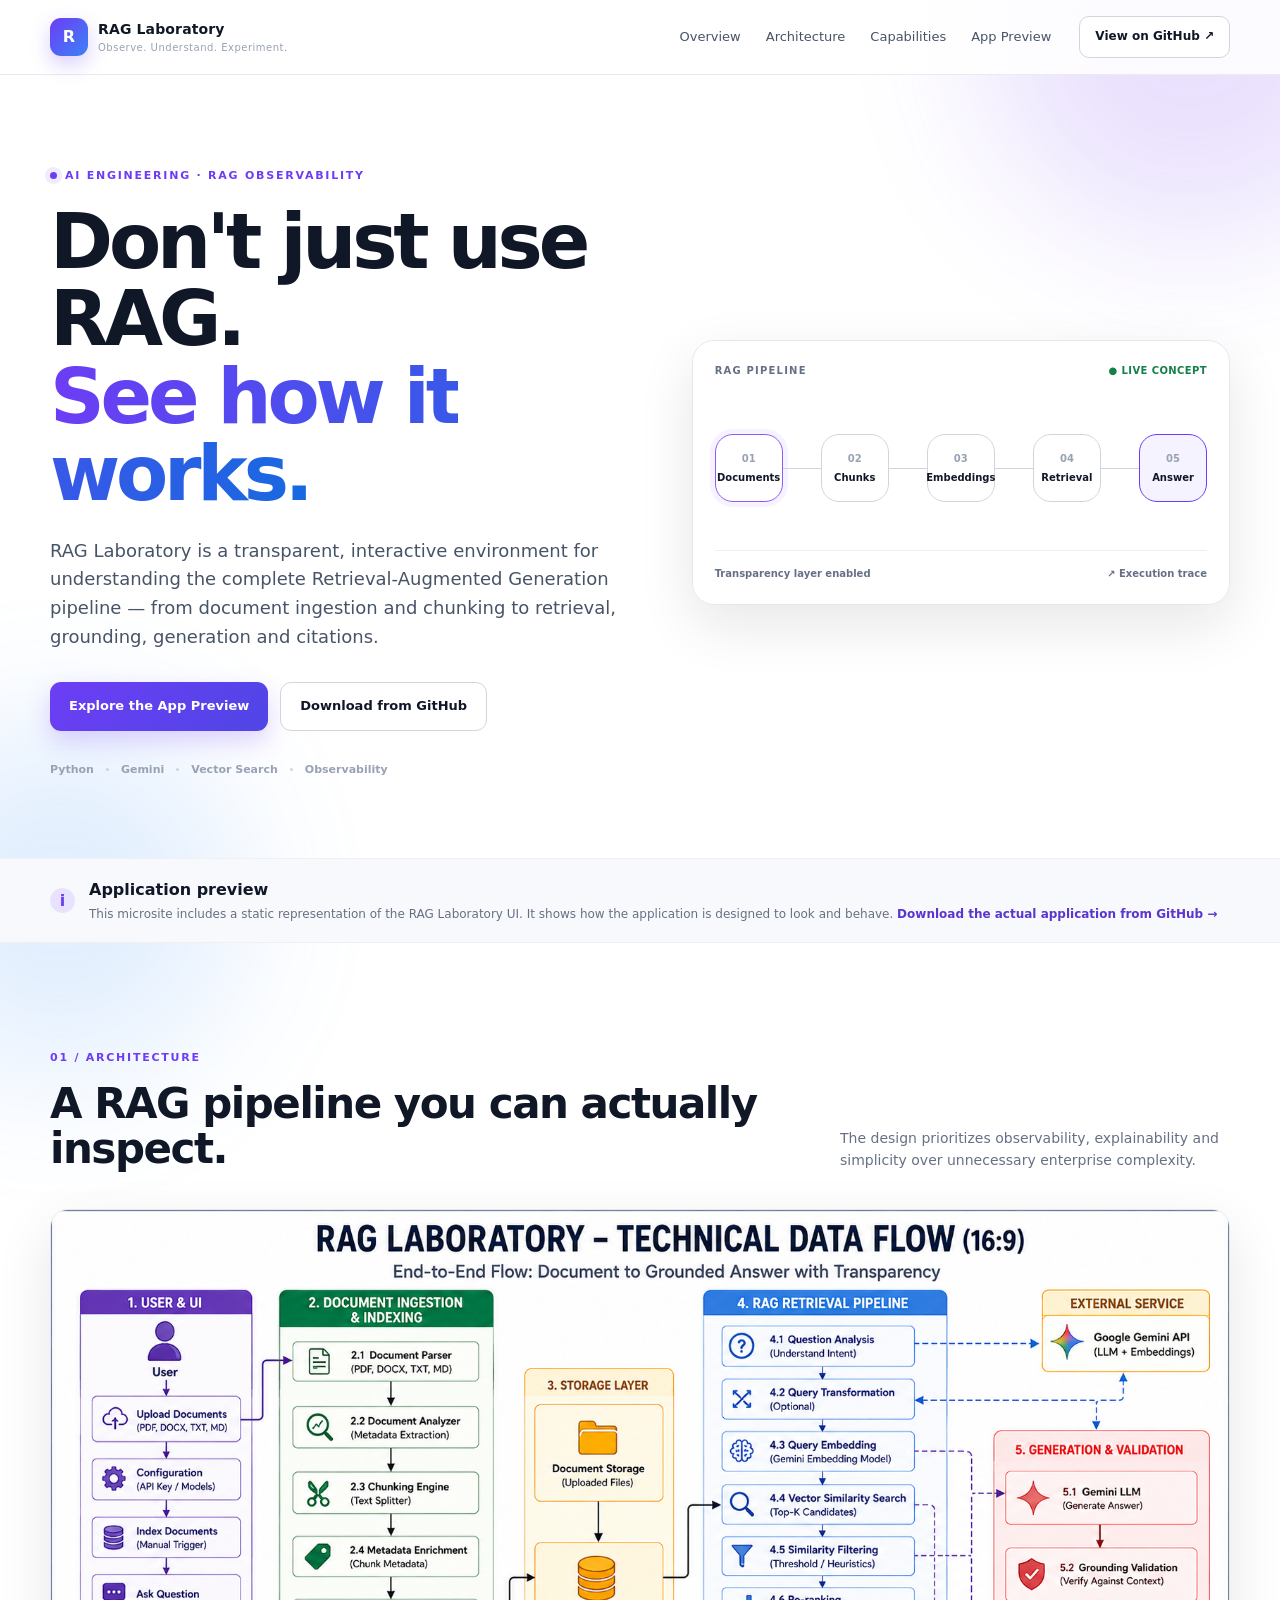
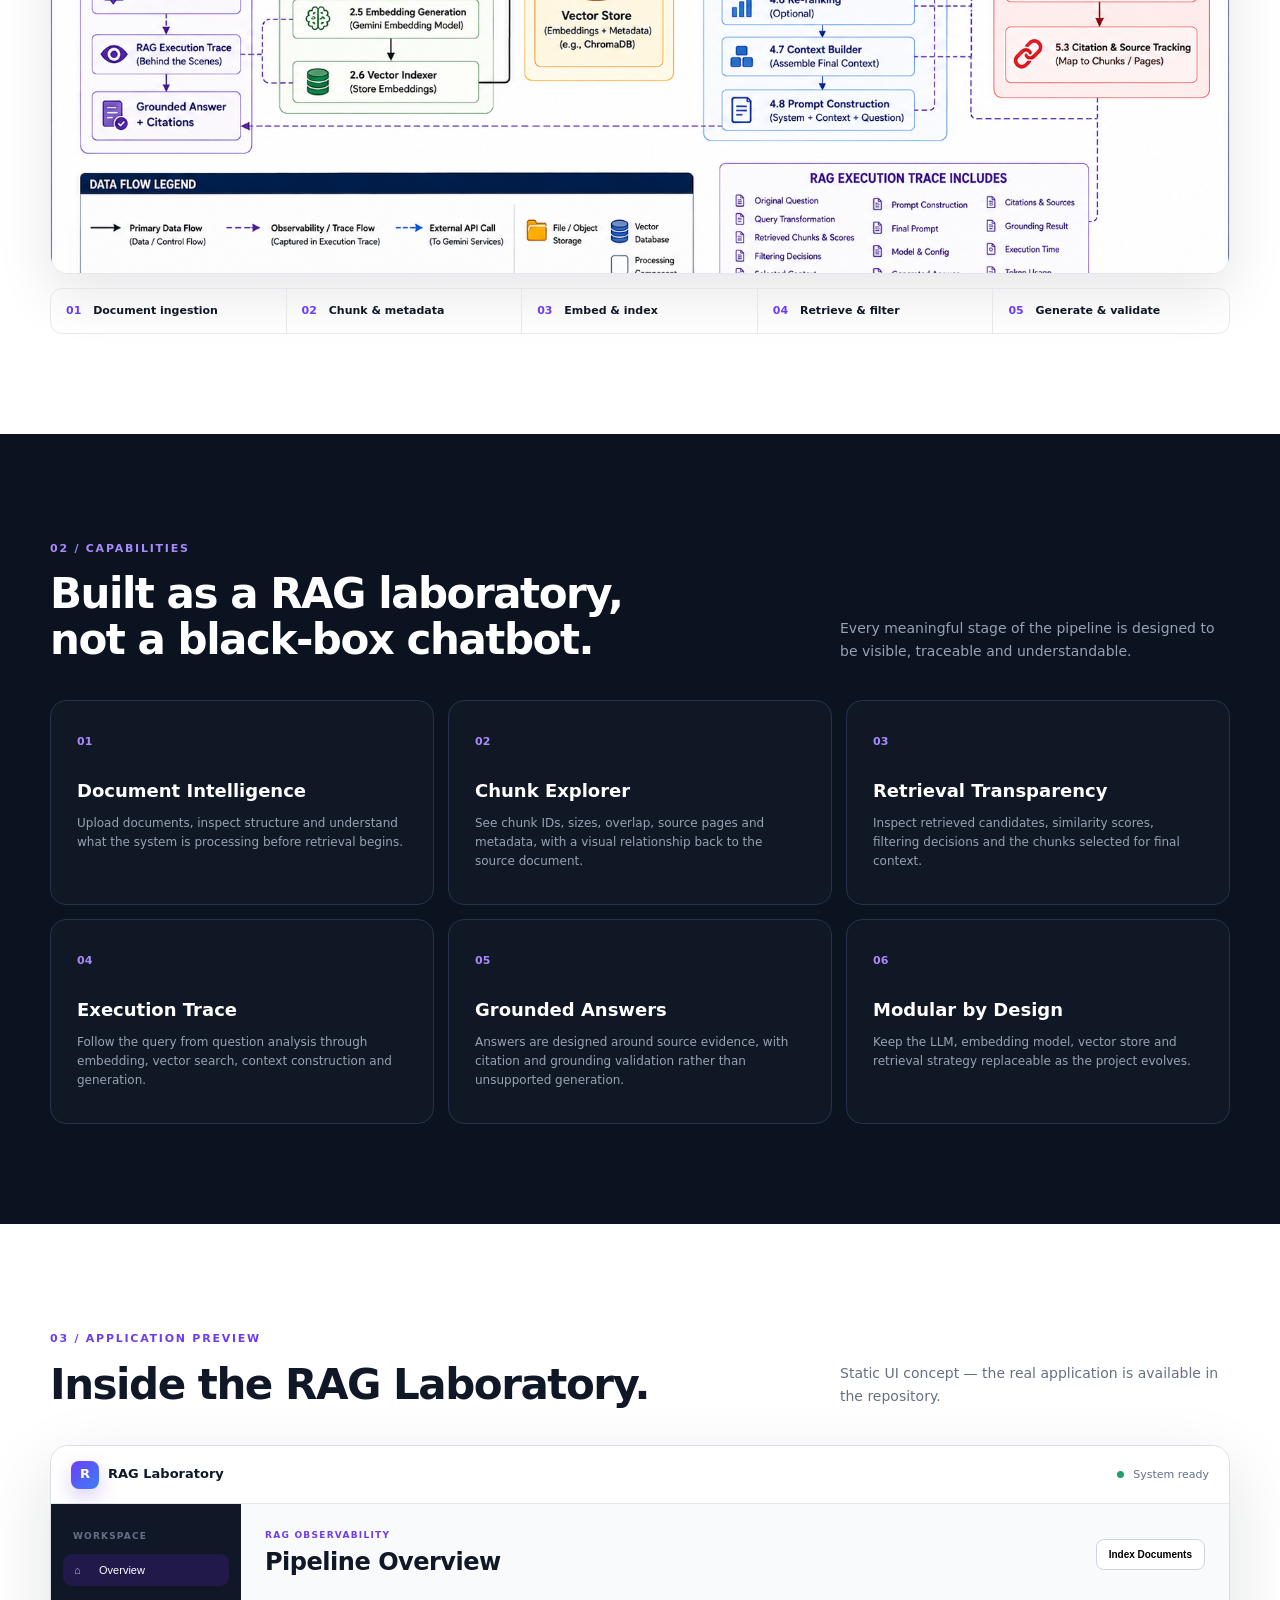
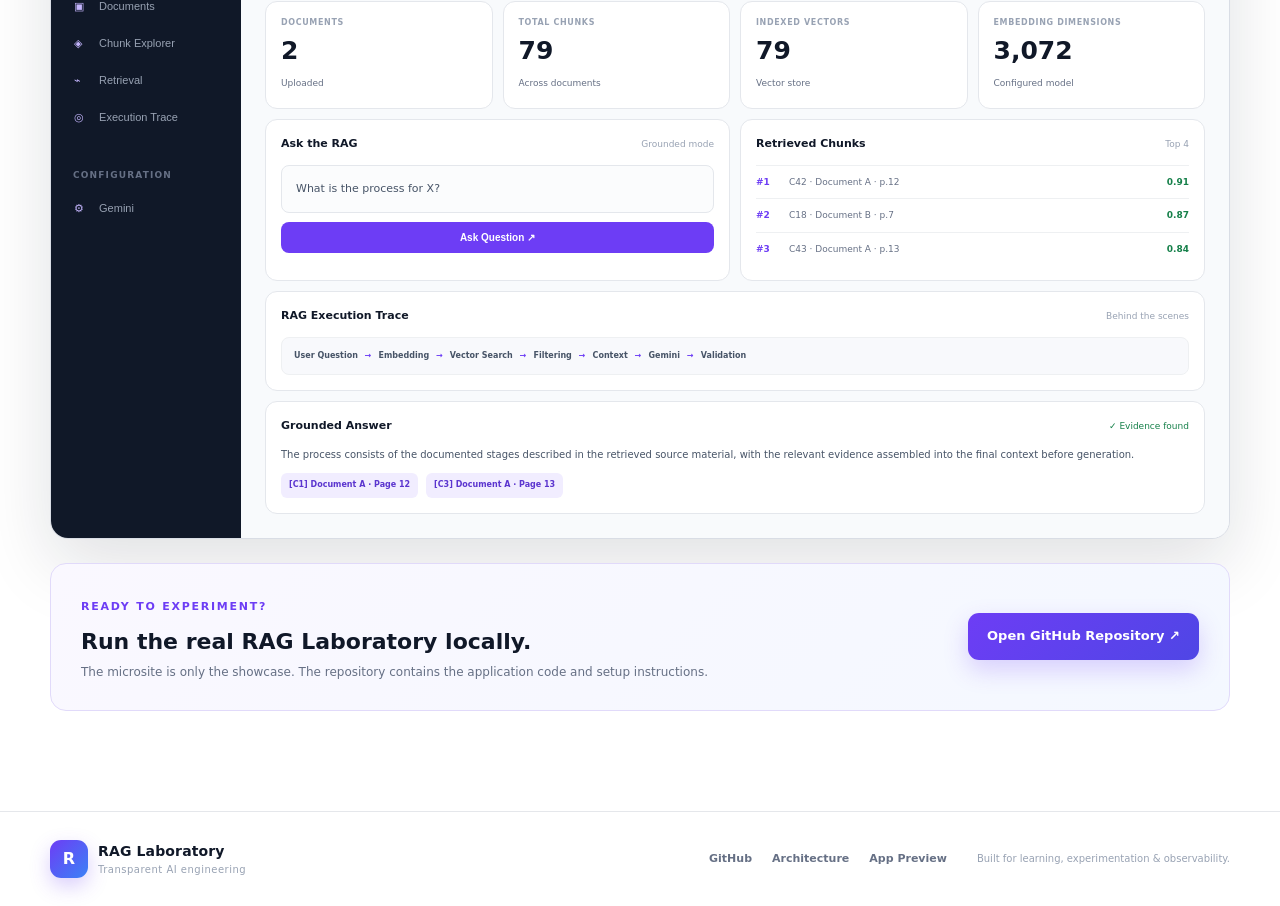
<file: data/docs/index.html>
<!DOCTYPE html>
<html lang="en">
<head>
  <meta charset="UTF-8" />
  <meta name="viewport" content="width=device-width, initial-scale=1.0" />
  <meta name="description" content="RAG Laboratory — a transparent, observable Retrieval-Augmented Generation learning and experimentation environment." />
  <title>RAG Laboratory | Transparent RAG, Explained</title>
  <link rel="stylesheet" href="styles.css" />
</head>
<body>
  <div class="ambient ambient-a"></div>
  <div class="ambient ambient-b"></div>

  <header class="site-header">
    <div class="container nav-wrap">
      <a class="brand" href="#overview" aria-label="RAG Laboratory home">
        <span class="brand-mark">R</span>
        <span>
          <strong>RAG Laboratory</strong>
          <small>Observe. Understand. Experiment.</small>
        </span>
      </a>
      <nav class="nav">
        <a href="#overview">Overview</a>
        <a href="#architecture">Architecture</a>
        <a href="#capabilities">Capabilities</a>
        <a href="#preview">App Preview</a>
      </nav>
      <a class="nav-cta" href="https://github.com/amibhals/rag_lab" target="_blank" rel="noopener">View on GitHub ↗</a>
    </div>
  </header>

  <main>
    <section id="overview" class="hero">
      <div class="container hero-grid">
        <div class="hero-copy">
          <div class="eyebrow"><span></span> AI Engineering · RAG Observability</div>
          <h1>Don't just use RAG.<br /><em>See how it works.</em></h1>
          <p class="hero-lead">
            RAG Laboratory is a transparent, interactive environment for understanding the complete
            Retrieval-Augmented Generation pipeline — from document ingestion and chunking to retrieval,
            grounding, generation and citations.
          </p>
          <div class="hero-actions">
            <a class="button primary" href="#preview">Explore the App Preview</a>
            <a class="button secondary" href="https://github.com/amibhals/rag_lab" target="_blank" rel="noopener">Download from GitHub</a>
          </div>
          <div class="hero-meta">
            <span>Python</span><i></i><span>Gemini</span><i></i><span>Vector Search</span><i></i><span>Observability</span>
          </div>
        </div>

        <div class="hero-card">
          <div class="card-topline">
            <span>RAG PIPELINE</span><span class="live-dot">● LIVE CONCEPT</span>
          </div>
          <div class="pipeline">
            <div class="pipe-node active"><b>01</b><span>Documents</span></div>
            <div class="pipe-line"></div>
            <div class="pipe-node"><b>02</b><span>Chunks</span></div>
            <div class="pipe-line"></div>
            <div class="pipe-node"><b>03</b><span>Embeddings</span></div>
            <div class="pipe-line"></div>
            <div class="pipe-node"><b>04</b><span>Retrieval</span></div>
            <div class="pipe-line"></div>
            <div class="pipe-node final"><b>05</b><span>Answer</span></div>
          </div>
          <div class="hero-card-footer">
            <span>Transparency layer enabled</span>
            <span>↗ Execution trace</span>
          </div>
        </div>
      </div>
    </section>

    <section class="notice">
      <div class="container notice-inner">
        <span class="notice-icon">i</span>
        <div>
          <strong>Application preview</strong>
          <p>This microsite includes a static representation of the RAG Laboratory UI. It shows how the application is designed to look and behave. <a href="https://github.com/amibhals/rag_lab" target="_blank" rel="noopener">Download the actual application from GitHub →</a></p>
        </div>
      </div>
    </section>

    <section class="section" id="architecture">
      <div class="container">
        <div class="section-heading">
          <div>
            <span class="section-kicker">01 / ARCHITECTURE</span>
            <h2>A RAG pipeline you can actually inspect.</h2>
          </div>
          <p>The design prioritizes observability, explainability and simplicity over unnecessary enterprise complexity.</p>
        </div>

        <div class="architecture-image">
          <img src="assets/technical-data-flow.png" alt="RAG Laboratory technical data flow architecture" />
        </div>

        <div class="flow-strip">
          <div><span>01</span> Document ingestion</div>
          <div><span>02</span> Chunk & metadata</div>
          <div><span>03</span> Embed & index</div>
          <div><span>04</span> Retrieve & filter</div>
          <div><span>05</span> Generate & validate</div>
        </div>
      </div>
    </section>

    <section class="section dark-section" id="capabilities">
      <div class="container">
        <div class="section-heading light">
          <div>
            <span class="section-kicker">02 / CAPABILITIES</span>
            <h2>Built as a RAG laboratory,<br />not a black-box chatbot.</h2>
          </div>
          <p>Every meaningful stage of the pipeline is designed to be visible, traceable and understandable.</p>
        </div>

        <div class="cap-grid">
          <article class="cap-card">
            <span class="cap-number">01</span>
            <h3>Document Intelligence</h3>
            <p>Upload documents, inspect structure and understand what the system is processing before retrieval begins.</p>
          </article>
          <article class="cap-card">
            <span class="cap-number">02</span>
            <h3>Chunk Explorer</h3>
            <p>See chunk IDs, sizes, overlap, source pages and metadata, with a visual relationship back to the source document.</p>
          </article>
          <article class="cap-card">
            <span class="cap-number">03</span>
            <h3>Retrieval Transparency</h3>
            <p>Inspect retrieved candidates, similarity scores, filtering decisions and the chunks selected for final context.</p>
          </article>
          <article class="cap-card">
            <span class="cap-number">04</span>
            <h3>Execution Trace</h3>
            <p>Follow the query from question analysis through embedding, vector search, context construction and generation.</p>
          </article>
          <article class="cap-card">
            <span class="cap-number">05</span>
            <h3>Grounded Answers</h3>
            <p>Answers are designed around source evidence, with citation and grounding validation rather than unsupported generation.</p>
          </article>
          <article class="cap-card">
            <span class="cap-number">06</span>
            <h3>Modular by Design</h3>
            <p>Keep the LLM, embedding model, vector store and retrieval strategy replaceable as the project evolves.</p>
          </article>
        </div>
      </div>
    </section>

    <section class="section" id="preview">
      <div class="container">
        <div class="section-heading">
          <div>
            <span class="section-kicker">03 / APPLICATION PREVIEW</span>
            <h2>Inside the RAG Laboratory.</h2>
          </div>
          <p>Static UI concept — the real application is available in the repository.</p>
        </div>

        <div class="app-shell">
          <div class="app-topbar">
            <div class="app-brand"><span class="brand-mark mini">R</span><strong>RAG Laboratory</strong></div>
            <div class="app-status"><span></span> System ready</div>
          </div>

          <div class="app-body">
            <aside class="app-sidebar">
              <div class="side-label">WORKSPACE</div>
              <button class="side-item selected"><span>⌂</span> Overview</button>
              <button class="side-item"><span>▣</span> Documents</button>
              <button class="side-item"><span>◈</span> Chunk Explorer</button>
              <button class="side-item"><span>⌁</span> Retrieval</button>
              <button class="side-item"><span>◎</span> Execution Trace</button>
              <div class="side-label lower">CONFIGURATION</div>
              <button class="side-item"><span>⚙</span> Gemini</button>
            </aside>

            <div class="app-main">
              <div class="app-title-row">
                <div>
                  <div class="app-kicker">RAG OBSERVABILITY</div>
                  <h3>Pipeline Overview</h3>
                </div>
                <button class="ghost-btn">Index Documents</button>
              </div>

              <div class="stat-grid">
                <div class="stat-card"><small>DOCUMENTS</small><strong>2</strong><span>Uploaded</span></div>
                <div class="stat-card"><small>TOTAL CHUNKS</small><strong>79</strong><span>Across documents</span></div>
                <div class="stat-card"><small>INDEXED VECTORS</small><strong>79</strong><span>Vector store</span></div>
                <div class="stat-card"><small>EMBEDDING DIMENSIONS</small><strong>3,072</strong><span>Configured model</span></div>
              </div>

              <div class="app-grid">
                <div class="panel">
                  <div class="panel-head"><strong>Ask the RAG</strong><span>Grounded mode</span></div>
                  <div class="question-box">What is the process for X?</div>
                  <button class="ask-btn">Ask Question ↗</button>
                </div>
                <div class="panel">
                  <div class="panel-head"><strong>Retrieved Chunks</strong><span>Top 4</span></div>
                  <div class="retrieval-row"><b>#1</b><span>C42 · Document A · p.12</span><strong>0.91</strong></div>
                  <div class="retrieval-row"><b>#2</b><span>C18 · Document B · p.7</span><strong>0.87</strong></div>
                  <div class="retrieval-row"><b>#3</b><span>C43 · Document A · p.13</span><strong>0.84</strong></div>
                </div>
              </div>

              <div class="panel trace-panel">
                <div class="panel-head"><strong>RAG Execution Trace</strong><span>Behind the scenes</span></div>
                <div class="trace-flow">
                  <span>User Question</span><i>→</i><span>Embedding</span><i>→</i><span>Vector Search</span><i>→</i><span>Filtering</span><i>→</i><span>Context</span><i>→</i><span>Gemini</span><i>→</i><span>Validation</span>
                </div>
              </div>

              <div class="panel answer-panel">
                <div class="panel-head"><strong>Grounded Answer</strong><span class="success">✓ Evidence found</span></div>
                <p>The process consists of the documented stages described in the retrieved source material, with the relevant evidence assembled into the final context before generation.</p>
                <div class="sources"><span>[C1] Document A · Page 12</span><span>[C3] Document A · Page 13</span></div>
              </div>
            </div>
          </div>
        </div>

        <div class="download-banner">
          <div>
            <span class="section-kicker">READY TO EXPERIMENT?</span>
            <h3>Run the real RAG Laboratory locally.</h3>
            <p>The microsite is only the showcase. The repository contains the application code and setup instructions.</p>
          </div>
          <a class="button primary" href="https://github.com/amibhals/rag_lab" target="_blank" rel="noopener">Open GitHub Repository ↗</a>
        </div>
      </div>
    </section>
  </main>

  <footer>
    <div class="container footer-inner">
      <div class="brand">
        <span class="brand-mark">R</span>
        <span><strong>RAG Laboratory</strong><small>Transparent AI engineering</small></span>
      </div>
      <div class="footer-links">
        <a href="https://github.com/amibhals/rag_lab" target="_blank" rel="noopener">GitHub</a>
        <a href="#architecture">Architecture</a>
        <a href="#preview">App Preview</a>
      </div>
      <span class="copyright">Built for learning, experimentation & observability.</span>
    </div>
  </footer>
</body>
</html>
</file>
<file: data/docs/styles.css>
:root{
  --ink:#101828;
  --muted:#667085;
  --line:#e5e7eb;
  --soft:#f8fafc;
  --purple:#6d3df5;
  --purple-2:#8b5cf6;
  --green:#14804a;
  --blue:#1769e0;
  --red:#d04444;
  --gold:#b7791f;
  --dark:#0b1220;
  --dark-2:#111a2d;
  --white:#fff;
  --shadow:0 20px 55px rgba(16,24,40,.10);
}
*{box-sizing:border-box}
html{scroll-behavior:smooth}
body{margin:0;font-family:Inter,ui-sans-serif,system-ui,-apple-system,BlinkMacSystemFont,"Segoe UI",sans-serif;color:var(--ink);background:#fff;line-height:1.6}
a{color:inherit;text-decoration:none}
.container{width:min(1180px,calc(100% - 40px));margin:0 auto}
.ambient{position:fixed;z-index:-1;filter:blur(70px);opacity:.18;pointer-events:none;border-radius:50%}
.ambient-a{width:420px;height:420px;background:#8b5cf6;top:-180px;right:-120px}
.ambient-b{width:360px;height:360px;background:#60a5fa;bottom:-180px;left:-120px}
.site-header{position:sticky;top:0;z-index:20;background:rgba(255,255,255,.86);backdrop-filter:blur(18px);border-bottom:1px solid rgba(229,231,235,.8)}
.nav-wrap{height:74px;display:flex;align-items:center;gap:28px}
.brand{display:flex;align-items:center;gap:10px;min-width:max-content}
.brand-mark{display:grid;place-items:center;width:38px;height:38px;border-radius:11px;background:linear-gradient(135deg,#6d3df5,#3b82f6);color:#fff;font-weight:900;box-shadow:0 8px 20px rgba(109,61,245,.25)}
.brand-mark.mini{width:28px;height:28px;border-radius:8px;font-size:13px}
.brand strong{display:block;font-size:14px;letter-spacing:.01em}
.brand small{display:block;color:#98a2b3;font-size:10px;letter-spacing:.05em}
.nav{display:flex;gap:25px;margin-left:auto}
.nav a{font-size:13px;color:#475467}
.nav a:hover{color:var(--ink)}
.nav-cta{padding:10px 15px;border:1px solid #d0d5dd;border-radius:10px;font-size:12px;font-weight:700;background:#fff}
.hero{padding:92px 0 80px;position:relative}
.hero-grid{display:grid;grid-template-columns:1.03fr .97fr;gap:70px;align-items:center}
.eyebrow,.section-kicker{font-size:11px;font-weight:800;letter-spacing:.16em;color:var(--purple);text-transform:uppercase}
.eyebrow{display:flex;align-items:center;gap:8px}
.eyebrow span{width:7px;height:7px;border-radius:50%;background:var(--purple);box-shadow:0 0 0 5px rgba(109,61,245,.1)}
h1{font-size:clamp(48px,6vw,76px);line-height:1.02;letter-spacing:-.055em;margin:18px 0 24px}
h1 em{font-style:normal;background:linear-gradient(90deg,#6d3df5,#1769e0);-webkit-background-clip:text;background-clip:text;color:transparent}
.hero-lead{font-size:18px;color:#475467;max-width:650px}
.hero-actions{display:flex;gap:12px;margin:30px 0}
.button{display:inline-flex;align-items:center;justify-content:center;padding:13px 19px;border-radius:11px;font-size:13px;font-weight:800;transition:.2s transform,.2s box-shadow}
.button:hover{transform:translateY(-2px)}
.button.primary{color:#fff;background:linear-gradient(135deg,#6d3df5,#4f46e5);box-shadow:0 10px 25px rgba(109,61,245,.22)}
.button.secondary{border:1px solid #d0d5dd;background:#fff}
.hero-meta{display:flex;gap:12px;align-items:center;color:#98a2b3;font-size:11px;font-weight:700}
.hero-meta i{width:3px;height:3px;border-radius:50%;background:#cbd5e1}
.hero-card{border:1px solid #e4e7ec;background:rgba(255,255,255,.9);border-radius:22px;padding:22px;box-shadow:var(--shadow)}
.card-topline,.hero-card-footer{display:flex;justify-content:space-between;align-items:center;font-size:10px;font-weight:800;letter-spacing:.12em;color:#667085}
.live-dot{color:#16804a;letter-spacing:.04em}
.pipeline{display:flex;align-items:center;margin:55px 0 48px}
.pipe-node{width:68px;height:68px;border:1px solid #d0d5dd;border-radius:18px;display:flex;flex-direction:column;align-items:center;justify-content:center;background:#fff}
.pipe-node.active{border-color:#8b5cf6;box-shadow:0 0 0 5px rgba(139,92,246,.08)}
.pipe-node.final{border-color:#6d3df5;background:#f5f3ff}
.pipe-node b{font-size:10px;color:#98a2b3}
.pipe-node span{font-size:10px;font-weight:800;margin-top:3px}
.pipe-line{height:1px;background:#d0d5dd;flex:1}
.hero-card-footer{border-top:1px solid #eef0f2;padding-top:15px;letter-spacing:0}
.notice{background:#f8f9fc;border-top:1px solid #eef0f2;border-bottom:1px solid #eef0f2}
.notice-inner{display:flex;gap:14px;align-items:center;padding:18px 0}
.notice-icon{width:25px;height:25px;border-radius:50%;display:grid;place-items:center;background:#e9e2ff;color:#6d3df5;font-weight:900}
.notice p{margin:2px 0 0;color:#667085;font-size:12px}
.notice a{color:#5b35cf;font-weight:800}
.section{padding:100px 0}
.section-heading{display:grid;grid-template-columns:1fr 390px;gap:70px;align-items:end;margin-bottom:38px}
.section-heading h2{font-size:42px;line-height:1.08;letter-spacing:-.035em;margin:12px 0 0}
.section-heading p{color:#667085;margin:0;font-size:14px}
.architecture-image{border:1px solid #e4e7ec;border-radius:18px;overflow:hidden;background:#fff;box-shadow:var(--shadow)}
.architecture-image img{display:block;width:100%;height:auto}
.flow-strip{display:grid;grid-template-columns:repeat(5,1fr);margin-top:14px;border:1px solid #e4e7ec;border-radius:12px;overflow:hidden}
.flow-strip div{padding:13px 15px;font-size:11px;font-weight:750;border-right:1px solid #e4e7ec}
.flow-strip div:last-child{border:0}
.flow-strip span{color:#6d3df5;margin-right:8px}
.dark-section{background:var(--dark);color:#fff}
.section-heading.light h2{color:#fff}
.section-heading.light p{color:#98a2b3}
.section-heading.light .section-kicker{color:#a78bfa}
.cap-grid{display:grid;grid-template-columns:repeat(3,1fr);gap:14px}
.cap-card{border:1px solid #27324a;background:rgba(255,255,255,.025);border-radius:16px;padding:26px;min-height:205px;transition:.2s transform,.2s border-color}
.cap-card:hover{transform:translateY(-4px);border-color:#5d6b8a}
.cap-number{font-size:11px;color:#a78bfa;font-weight:900}
.cap-card h3{font-size:18px;margin:24px 0 8px}
.cap-card p{font-size:12px;color:#98a2b3;margin:0}
.app-shell{border:1px solid #d9dde5;border-radius:18px;background:#f5f7fa;overflow:hidden;box-shadow:0 25px 70px rgba(16,24,40,.13)}
.app-topbar{height:58px;background:#fff;border-bottom:1px solid #e5e7eb;display:flex;align-items:center;justify-content:space-between;padding:0 20px}
.app-brand{display:flex;align-items:center;gap:9px;font-size:13px}
.app-status{font-size:11px;color:#667085}
.app-status span{display:inline-block;width:7px;height:7px;border-radius:50%;background:#22a06b;margin-right:6px}
.app-body{display:grid;grid-template-columns:190px 1fr;min-height:590px}
.app-sidebar{background:#101828;padding:20px 12px;color:#98a2b3}
.side-label{font-size:9px;letter-spacing:.13em;font-weight:900;margin:5px 10px 10px;color:#667085}
.side-label.lower{margin-top:30px}
.side-item{width:100%;border:0;background:transparent;color:#98a2b3;text-align:left;border-radius:9px;padding:10px 11px;font-size:11px;margin-bottom:4px;cursor:default}
.side-item span{display:inline-block;width:22px;color:#c4b5fd}
.side-item.selected{background:#21194a;color:#fff}
.app-main{padding:24px;background:#f8fafc}
.app-title-row{display:flex;align-items:center;justify-content:space-between;margin-bottom:20px}
.app-kicker,.app-title-row h3{margin:0}
.app-kicker{font-size:9px;color:#6d3df5;font-weight:900;letter-spacing:.14em}
.app-title-row h3{font-size:24px;letter-spacing:-.02em}
.ghost-btn{border:1px solid #d0d5dd;background:#fff;border-radius:8px;padding:9px 12px;font-size:10px;font-weight:800}
.stat-grid{display:grid;grid-template-columns:repeat(4,1fr);gap:10px}
.stat-card,.panel{background:#fff;border:1px solid #e4e7ec;border-radius:12px}
.stat-card{padding:15px}
.stat-card small{display:block;color:#98a2b3;font-size:8px;font-weight:900;letter-spacing:.08em}
.stat-card strong{display:block;font-size:25px;line-height:1.2;margin:6px 0 2px}
.stat-card span{font-size:9px;color:#667085}
.app-grid{display:grid;grid-template-columns:1fr 1fr;gap:10px;margin-top:10px}
.panel{padding:15px}
.panel-head{display:flex;align-items:center;justify-content:space-between;font-size:11px;margin-bottom:12px}
.panel-head span{font-size:9px;color:#98a2b3}
.question-box{border:1px solid #e4e7ec;border-radius:8px;padding:14px;color:#475467;font-size:11px;margin-bottom:9px;background:#fbfcfd}
.ask-btn{width:100%;border:0;background:#6d3df5;color:#fff;border-radius:8px;padding:10px;font-size:10px;font-weight:800}
.retrieval-row{display:grid;grid-template-columns:25px 1fr 38px;gap:8px;align-items:center;padding:9px 0;border-top:1px solid #eef0f2;font-size:9px}
.retrieval-row:first-of-type{border-top:0}
.retrieval-row b{color:#6d3df5}.retrieval-row span{color:#667085}.retrieval-row strong{text-align:right;color:#16804a}
.trace-panel{margin-top:10px}
.trace-flow{display:flex;align-items:center;gap:7px;flex-wrap:wrap;padding:12px;border-radius:8px;background:#f8f9fc;border:1px solid #eef0f2;font-size:8px;font-weight:800;color:#475467}
.trace-flow i{color:#6d3df5;font-style:normal}
.answer-panel{margin-top:10px}
.answer-panel p{font-size:10px;color:#475467}
.success{color:#16804a!important}
.sources{display:flex;gap:8px;flex-wrap:wrap}.sources span{font-size:8px;padding:6px 8px;background:#f1edff;color:#5b35cf;border-radius:6px;font-weight:800}
.download-banner{margin-top:24px;border:1px solid #e1dafa;background:linear-gradient(135deg,#faf8ff,#f4f8ff);border-radius:16px;padding:28px 30px;display:flex;align-items:center;justify-content:space-between;gap:30px}
.download-banner h3{margin:7px 0 3px;font-size:22px}
.download-banner p{margin:0;color:#667085;font-size:12px}
footer{border-top:1px solid #e5e7eb;padding:28px 0}
.footer-inner{display:flex;align-items:center;gap:30px}
.footer-links{display:flex;gap:20px;margin-left:auto;font-size:11px;font-weight:700;color:#667085}
.copyright{font-size:10px;color:#98a2b3}
@media(max-width:900px){
  .nav{display:none}.hero-grid,.section-heading{grid-template-columns:1fr;gap:30px}
  .cap-grid{grid-template-columns:1fr 1fr}.app-body{grid-template-columns:1fr}.app-sidebar{display:none}
  .section-heading h2{font-size:34px}.download-banner{flex-direction:column;align-items:flex-start}
}
@media(max-width:650px){
  .container{width:min(100% - 26px,1180px)}.hero{padding:60px 0}.hero-actions{flex-direction:column}.hero-meta{flex-wrap:wrap}
  .pipeline{margin:35px 0}.pipe-node{width:54px;height:58px}.pipe-node span{font-size:8px}.cap-grid,.stat-grid,.app-grid,.flow-strip{grid-template-columns:1fr}
  .flow-strip div{border-right:0;border-bottom:1px solid #e4e7ec}.section{padding:70px 0}.footer-inner{flex-wrap:wrap}.footer-links{margin-left:0}
  .app-main{padding:14px}.app-title-row h3{font-size:20px}
}
</file>
